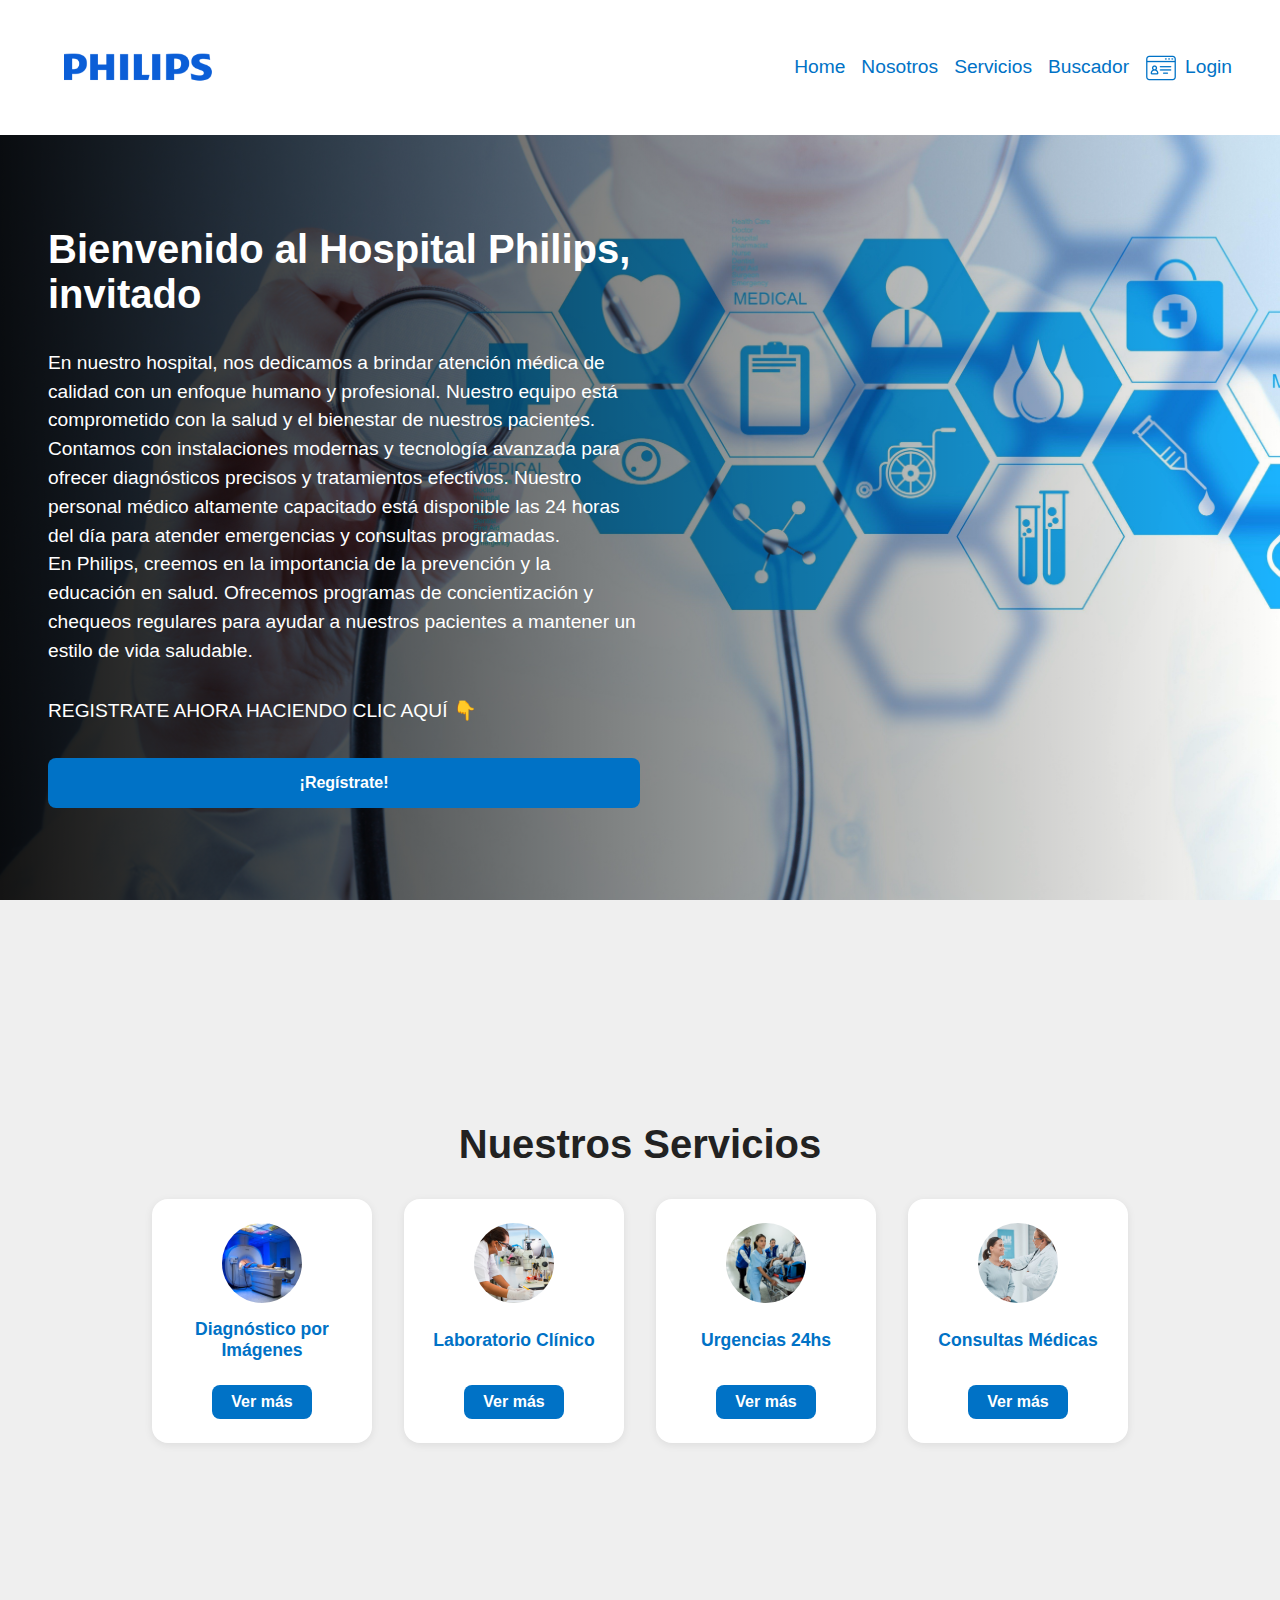
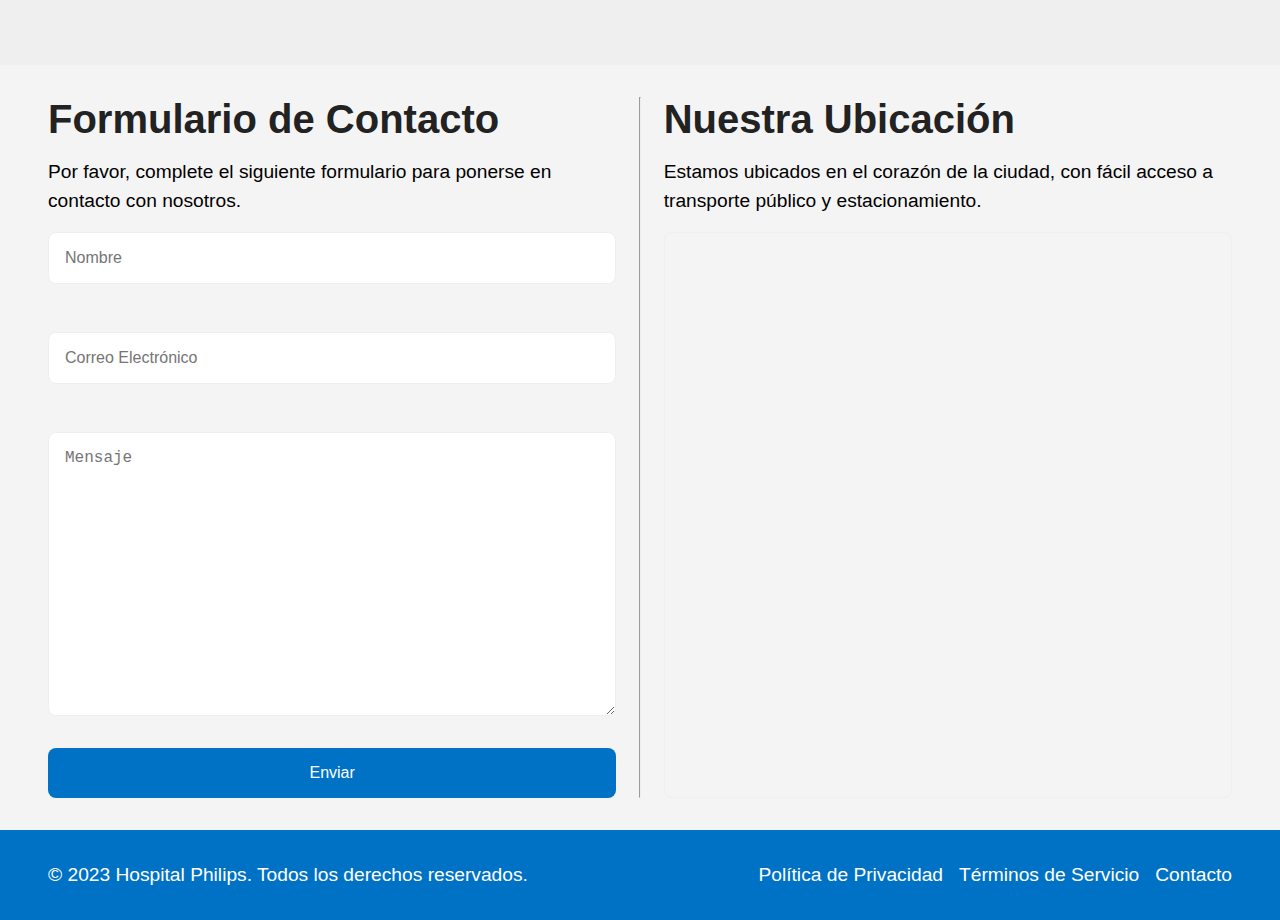
<file: index.html>
<!DOCTYPE html>
<html>
<head>
    <title>Hospital</title>
    <meta charset="UTF-8">
    <meta name="viewport" content="width=device-width, initial-scale=1.0">
    <link rel="stylesheet" href="css/styles.css">
</head>
<body>
    <header>
        <div class="container containerHeader">
            <div class="containerLogo">
                <img src="img/philips.png" alt="Logo">
            </div>
            <nav class="containerNav">
                <ul>
                    <li>
                        <a href="index.html">Home</a>
                    </li>
                    <li>
                        <a href="index.html">Nosotros</a>
                    </li>
                    <li>
                        <a href="index.html#servicios">Servicios</a>
                    </li>
                    <li>
                        <a href="buscador.html#form">Buscador</a>
                    </li>
                    <li class="userLog">
                        <img src="img/acceso.png" alt="Login" class="login-icon">
                        <span id="nombrePaciente"></span>
                    </li>
                </ul>
            </nav>
            <nav class="containerNavResponsive">
                <ul>
                    <li class="buscadorResponsive">
                        <a href="buscador.html#form">
                            <img src="img/reclutamiento.png" alt="Buscar" class="buscar-icon">
                            <span>Buscador</span>
                        </a>
                    </li>
                    <li class="userLogResponsive">
                        <img src="img/acceso.png" alt="Login" class="login-icon">
                        <span id="nombrePaciente"></span>
                    </li>
                </ul>
            </nav>
        </div>
    </header>
    <main>
        <section class="Hero" id="presentacion">
            <div class="container">
                <div class="containerHero">
                    <h1 class="titulo">Bienvenido al Hospital Philips</h1>
                    <p>En nuestro hospital, nos dedicamos a brindar atención médica de calidad con un enfoque humano y profesional. Nuestro equipo está comprometido con la salud y el bienestar de nuestros pacientes.<br>
                    Contamos con instalaciones modernas y tecnología avanzada para ofrecer diagnósticos precisos y tratamientos efectivos. Nuestro personal médico altamente capacitado está disponible las 24 horas del día para atender emergencias y consultas programadas.<br>
                    En Philips, creemos en la importancia de la prevención y la educación en salud. Ofrecemos programas de concientización y chequeos regulares para ayudar a nuestros pacientes a mantener un estilo de vida saludable.
                    <p class="txtRegistro">REGISTRATE AHORA HACIENDO CLIC AQUÍ 👇</p>
                    <a class="btnRegistro" href="registro.html">¡Regístrate!</a>
                </div>
            </div>
        </section>
        <section class="seccionServicios" id="servicios">
            <div class="container">
            <div class="containerServicios">
                <h2>Nuestros Servicios</h2>
                <div class="cardsServicios">
                    <div class="cardServicio">
                        <img src="img/diagnostico-imagenes.jpg" alt="Diagnóstico por Imágenes">
                        <h3>Diagnóstico por Imágenes</h3>
                        <a href="#" class="btnServicio">Ver más</a>
                    </div>
                    <div class="cardServicio">
                        <img src="img/laboratorio.jpg" alt="Laboratorio Clínico">
                        <h3>Laboratorio Clínico</h3>
                        <a href="#" class="btnServicio">Ver más</a>
                    </div>
                    <div class="cardServicio">
                        <img src="img/urgencias.png" alt="Urgencias 24hs">
                        <h3>Urgencias 24hs</h3>
                        <a href="#" class="btnServicio">Ver más</a>
                    </div>
                    <div class="cardServicio">
                        <img src="img/consultas.jpeg" alt="Consultas Médicas">
                        <h3>Consultas Médicas</h3>
                        <a href="#" class="btnServicio">Ver más</a>
                    </div>
                </div>
                </div>
            </div>
        </section>
        <section class="seccionForm" id="form">
            <div class="container">
            <div class="containerSeccionForm">                
                <form id="formulario" action="submit" method="post">
                    <div class="containerForm">
                        <h2>Formulario de Contacto</h2>
                        <p>Por favor, complete el siguiente formulario para ponerse en contacto con nosotros.</p>
                        <input type="text" id="nombre" name="nombre" placeholder="Nombre" required>
                        <span class="error"></span>
                        <input type="email" id="email" name="email" placeholder="Correo Electrónico" required>
                        <span class="error"></span>
                        <textarea id="mensaje" name="mensaje" rows="4" placeholder="Mensaje" required></textarea>
                        <span class="error"></span>
                        <button type="submit">Enviar</button>
                    </div>
                </form>
                <hr>
                <div class="localizacion">
                    <div class="containerLocalizacion">
                        <h2>Nuestra Ubicación</h2>
                        <p>Estamos ubicados en el corazón de la ciudad, con fácil acceso a transporte público y estacionamiento.</p>
                        <div class="mapa">
                            <iframe src="https://www.google.com/maps?q=Philips+Blumenau,+Rua+Gustavo+Zimmermann,+Blumenau,+SC,+Brasil&output=embed"
                                allowfullscreen="" loading="lazy"></iframe>
                        </div>
                    </div>
                </div>
            </div>
            </div>
        </section>
    </main>
    <footer>
        <div class="container">
            <div class="containerFooter">
                <p>&copy; 2023 Hospital Philips. Todos los derechos reservados.</p>
                <ul>
                    <li><a href="#">Política de Privacidad</a></li>
                    <li><a href="#">Términos de Servicio</a></li>
                    <li><a href="#">Contacto</a></li>
                </ul>
            </div>
        </div>
    </footer>
    <script src="js/script.js"></script>
</body>
</html>
</file>
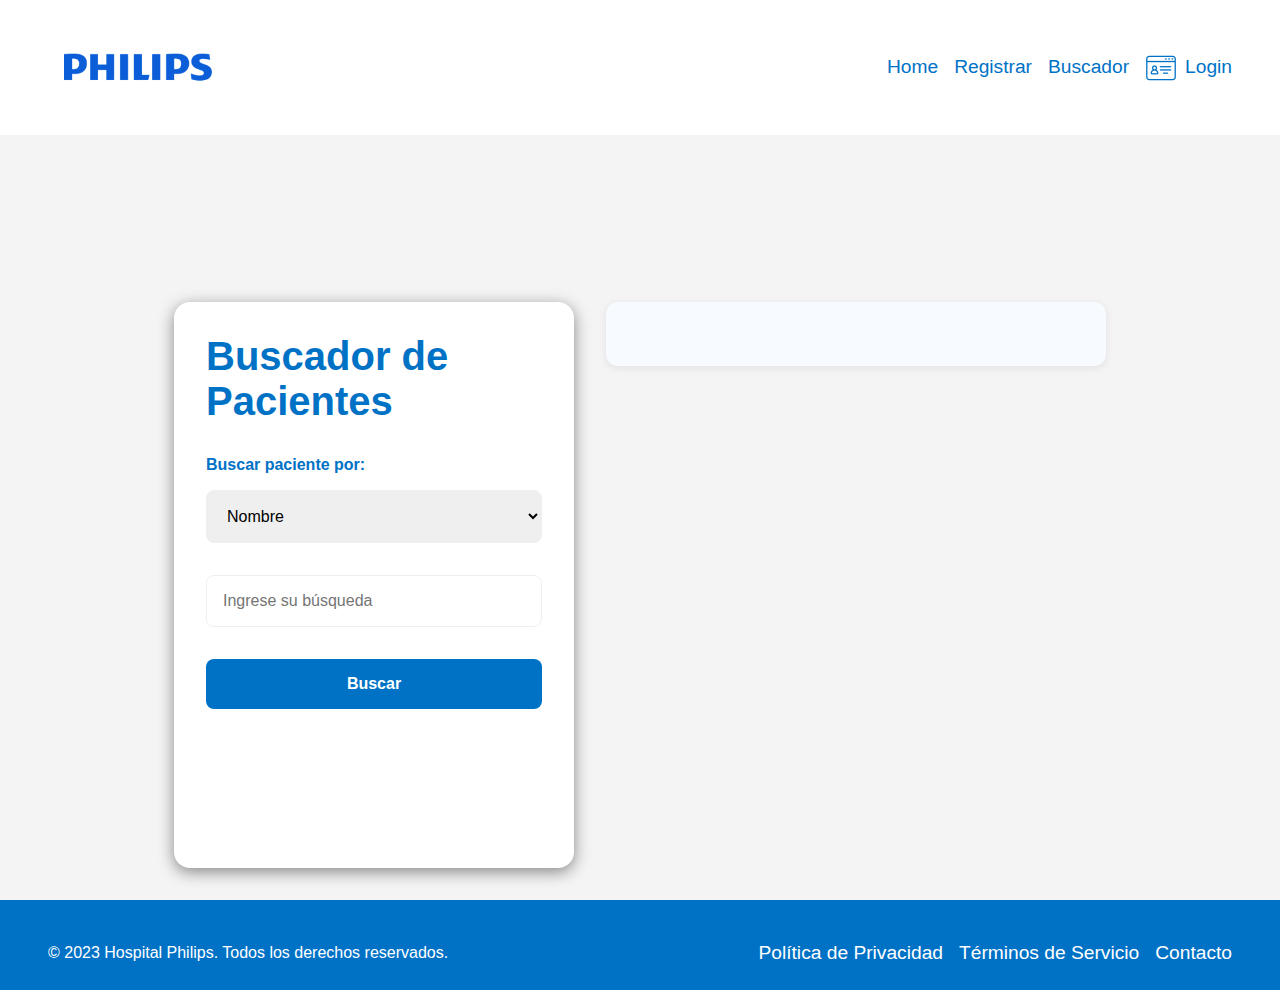
<file: buscador.html>
<!DOCTYPE html>
<html lang="es">
<head>
    <meta charset="UTF-8">
    <meta name="viewport" content="width=device-width, initial-scale=1.0">
    <title>Buscador de Usuarios</title>
    <link rel="stylesheet" href="css/styles.css">
    <link rel="stylesheet" href="css/buscador.css">
</head>
<body>
     <header>
        <div class="container containerHeader">
            <div class="containerLogo">
                <img src="img/philips.png" alt="Logo">
            </div>
            <nav class="containerNav">
                <ul>
                    <li>
                        <a href="index.html">Home</a>
                    </li>
                    <li>
                        <a href="registro.html">Registrar</a>
                    </li>

                    <li>
                        <a href="buscador.html#form">Buscador</a>
                    </li>
                    <li class="userLog">
                        <img src="img/acceso.png" alt="Login" class="login-icon">
                        <span id="nombrePaciente"></span>
                    </li>
                </ul>
            </nav>
            <nav class="containerNavResponsive">
                <ul>
                    <li class="userLogResponsive">
                        <img src="img/acceso.png" alt="Login" class="login-icon">
                        <span id="nombrePaciente"></span>
                    </li>
                </ul>
            </nav>
        </div>
    </header>
    <main>
        <section class="seccionForm" id="form">
            <div class="container">
                <div class="containerSeccionForm">
                    <div class="buscador-flex">
                        <form class="containerForm" id="form-busqueda">
                            <h2>Buscador de Pacientes</h2>
                            <label for="cpf">Buscar paciente por:</label>
                            <select id="option" name="option" class="selectBuscador">
                                <option value="nombre">Nombre</option>
                                <option value="apellido">Apellido</option>
                                <option value="cpf">CPF</option>
                                <option value="convenio">Convenio</option>
                            </select>
                            <input class="inputBuscador" type="text" id="busqueda" name="busqueda" placeholder="Ingrese su búsqueda" required>
                            <button type="submit" class="btnRegistro">Buscar</button>
                        </form>
                        <div id="resultado-usuario" class="resultado-usuario">
                            <!-- ACA MUESTRO LOS PACIENTES ENCONTRADOS -->
                        </div>
                    </div>
                </div>
            </div>
        </section>
    </main>
    <footer>
        <div class="container">
            <div class="containerFooter">
                <span>&copy; 2023 Hospital Philips. Todos los derechos reservados.</span>
                <ul>
                    <li><a href="#">Política de Privacidad</a></li>
                    <li><a href="#">Términos de Servicio</a></li>
                    <li><a href="#">Contacto</a></li>
                </ul>
            </div>
        </div>
    </footer>
    <script src="js/buscador.js"></script>
    <script src="js/script.js"></script>
    <!-- Modal de edición de paciente -->
    <div id="modal-editar" class="modal-editar" style="display:none;">
      <div class="modal-content">
        <h3>Editar paciente</h3>
        <form id="form-editar">
          <div class="form-editar-col">
            <input type="hidden" id="editar-id">
            <label>Nombre:<input type="text" id="editar-nombre" required></label>
            <label>Apellido:<input type="text" id="editar-apellido" required></label>
            <label>CPF:<input type="text" id="editar-cpf" required></label>
            <label>Email:<input type="email" id="editar-email" required></label>
          </div>
          <div class="form-editar-col">
            <label>Teléfono:<input type="text" id="editar-telefono" required></label>
            <label>Dirección:<input type="text" id="editar-direccion" required></label>
            <label>Convenio:<input type="text" id="editar-convenio" required></label>
            <label>Fecha de nacimiento:<input type="text" id="editar-nacimiento" required></label>
          </div>
          <div class="modal-acciones">
            <button type="submit" class="btnRegistro">Guardar</button>
            <button type="button" id="cerrar-modal" class="btn-borrar">Cancelar</button>
          </div>
        </form>
      </div>
    </div>
</body>
</file>
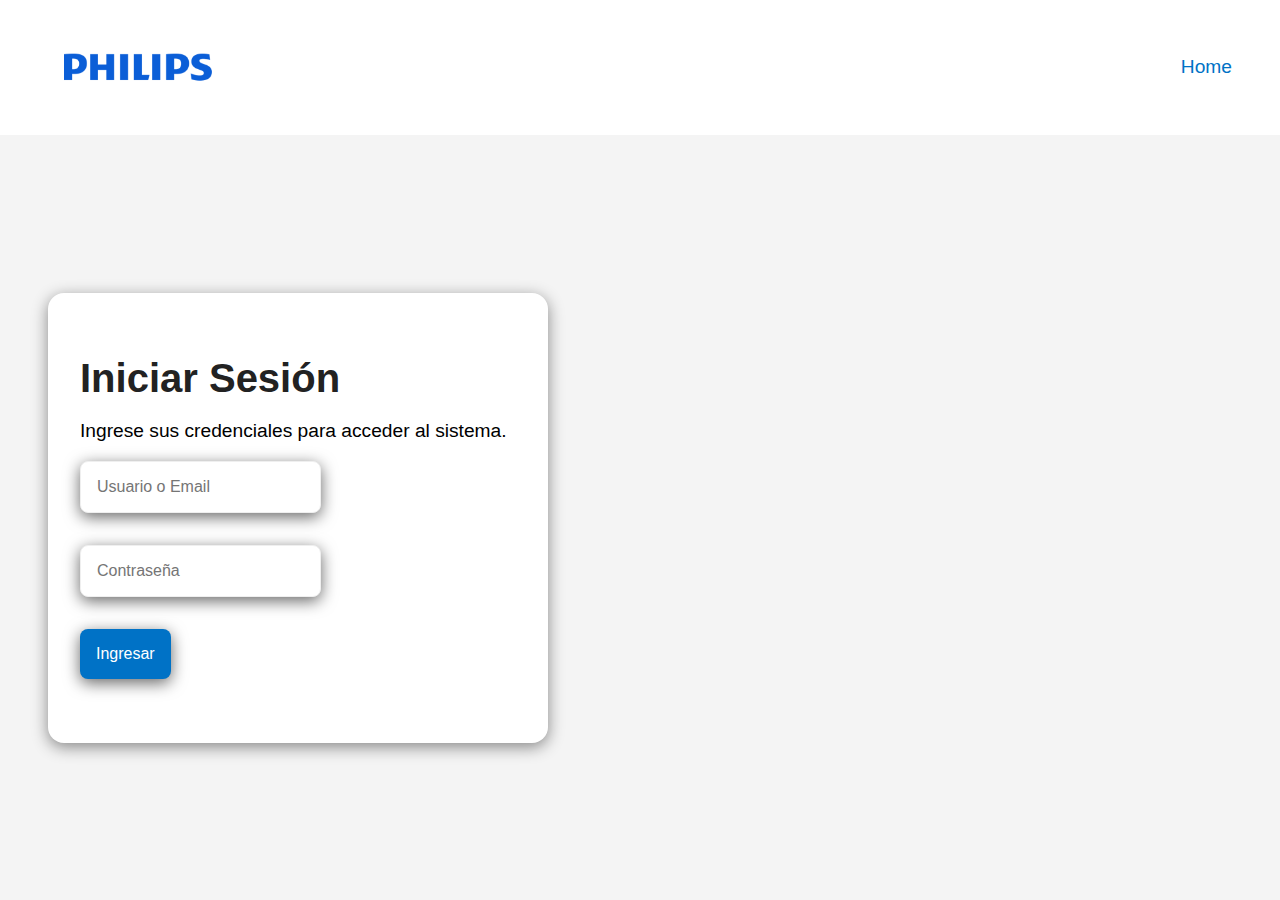
<file: login.html>
<!DOCTYPE html>
<html lang="es">
<head>
    <meta charset="UTF-8">
    <title>Login - Hospital Philips</title>
    <meta name="viewport" content="width=device-width, initial-scale=1.0">
    <link rel="stylesheet" href="css/styles.css">
    <link rel="stylesheet" href="css/login.css">
</head>
<body>
    <header>
        <div class="container containerHeader">
            <div class="containerLogo">
                <img src="img/philips.png" alt="Logo">
            </div>
            <nav class="containerNav">
                <ul>
                    <li><a href="index.html">Home</a></li>
                </ul>
            </nav>
        </div>
    </header>
    <main>
        <section class="seccionForm" id="login">
            <div class="container">
                <form class="login-form-container">
                    <div class="containerForm">
                        <h2>Iniciar Sesión</h2>
                        <p>Ingrese sus credenciales para acceder al sistema.</p>
                        <input id="usuario" type="text" name="usuario" placeholder="Usuario o Email" required>
                        <input id="contraseña" type="password" name="contraseña" placeholder="Contraseña" required>
                        <span class="error" style="color: red; display: none;"></span>
                        <button type="submit">Ingresar</button>
                    </div>
                </form>
            </div>
        </section>
    </main>
    <script src="js/login.js"></script>
</body>
</html>
</file>
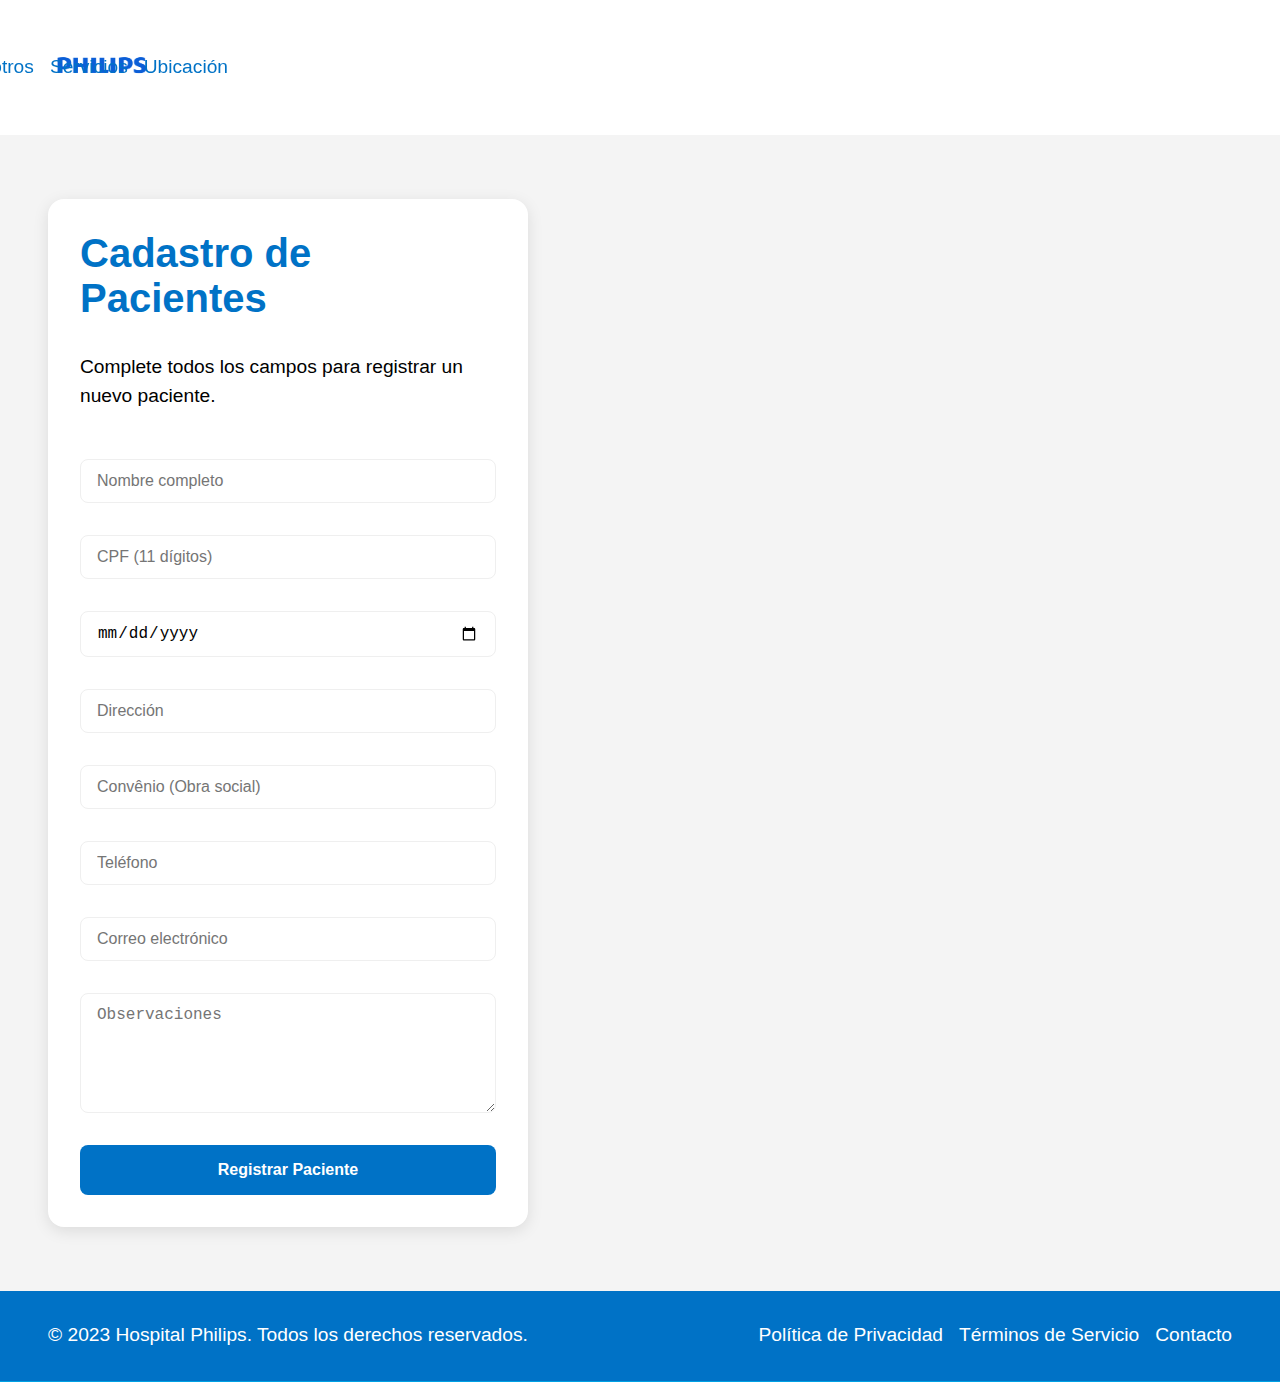
<file: registro.html>
<!DOCTYPE html>
<html lang="es">
<head>
  <meta charset="UTF-8">
  <title>Cadastro de Pacientes - Hospital Philips</title>
  <meta name="viewport" content="width=device-width, initial-scale=1.0">
  <!-- Enlaza tu CSS externo -->
  <link rel="stylesheet" href="css/styles.css">
</head>
<body>
  <!-- HEADER: solo markup, sin CSS incrustado -->
  <header>
    <div class="container containerHeader">
      <div class="containerLogo">
                <a href="index.html"><img src="img/philips.png" alt="Logo"></a>
      <nav class="containerNav">
        <ul>
          <li><a href="index.html">Home</a></li>
          <li><a href="index.html#presentacion">Nosotros</a></li>
          <li><a href="index.html#servicios">Servicios</a></li>
          <li><a href="index.html#form">Ubicación</a></li>
        </ul>
      </nav>
            <a href="index.html" class="buttonResponsive"><img src="img/hacia-atras.png" alt="Volver"></a>

    </div>
  </header>

  <main>
    <section id="cadastro" style="height:auto !important;">
      <div class="container">
        <form>
          <div class="containerForm">
            <h2>Cadastro de Pacientes</h2>
            <p>Complete todos los campos para registrar un nuevo paciente.</p>
            <input type="text" name="nombre" placeholder="Nombre completo" required>
            <input type="text" name="cpf" placeholder="CPF (11 dígitos)" required pattern="\d{11}" maxlength="11">
            <input type="date" name="nacimiento" required>
            <input type="text" name="endereco" placeholder="Dirección" required>
            <input type="text" name="convenio" placeholder="Convênio (Obra social)" required>
            <input type="tel" name="telefono" placeholder="Teléfono" required pattern="\d{10,11}">
            <input type="email" name="email" placeholder="Correo electrónico" required>
            <textarea name="observaciones" rows="3" placeholder="Observaciones"></textarea>
            <button type="submit" class="btnRegistro">Registrar Paciente</button>
          </div>
        </form>
      </div>
    </section>
  </main>
    <footer>
    <div class="container containerFooter">
      <p>&copy; 2023 Hospital Philips. Todos los derechos reservados.</p>
      <ul>
        <li><a href="#">Política de Privacidad</a></li>
        <li><a href="#">Términos de Servicio</a></li>
        <li><a href="#">Contacto</a></li>
      </ul>
    </div>
  </footer>
</body>
</html>
</file>
<file: css/styles.css>
:root {
  --azul-philips: #0072c6;
  --azul-claro: #00a1e4;
  --gris-claro: #f4f4f4;
  --gris-medio:rgb(239, 239, 239);
  --blanco: #ffffff;
  --negro-texto: #222222;
}
h2 {
    font-size: 2.5rem;
    color: var(--negro-texto);
}

p, ul {
    font-size: 1.2rem;
    line-height: 1.5;
}


* {
  margin: 0;
  padding: 0;
  box-sizing: border-box;
  list-style: none;
}

body {
    min-height: 100vh;
    width: 100vw;
    overflow-x: hidden;
    background-color: var(--azul-claro);
    font-family: 'Arial', sans-serif;
}


.container {
    margin: 0 auto;
    padding-left: 3rem;
    padding-right: 3rem;
    width: 100%;
    height:100%;
    box-sizing: border-box;
}
/*HEADER*/

header {
    width: 100%;
    height: 15vh;
    background-color: var(--blanco);
    color: var(--blanco);
    display: flex;
    align-items: center;
    position: fixed;
    z-index: 10;
}

.containerHeader {
    width:100%;
    height: 100%;
    display: flex;
    justify-content: space-between;
    align-items: center;

}



.containerLogo {
    min-width:10vh;
    max-width: 20vh;
    height: 100%;
    display: flex;
    align-items: center;
}

.containerLogo img {
    max-width: 100%;
    height: auto;

}

.containerNav {
    width: 40%;
    height: 100%;
    display: flex;
    justify-content: flex-end;
}   

.containerNav ul {
    display: flex;
    flex-direction: row;
    justify-content: flex-end;
    align-items: center;
    gap:1rem;
}



.containerNav a {
    position: relative;
    text-decoration: none;
    color: var(--azul-philips)!important;
    transition: color 0.2s;
}

.containerNav a::after {
    content: "";
    position: absolute;
    left: 0;
    bottom: -2px;
    width: 100%;
    height: 2px;
    background: var(--azul-philips);
    transform: scaleX(0);
    transform-origin: left;
    transition: transform 0.3s;
}

.containerNav a:hover::after {
    transform: scaleX(1);
}

.userLog {
    display: flex;
    align-items: center;
    gap: 0.5rem;
    color: var(--azul-philips);
    cursor: pointer;
    transition: transform 0.2s;
}

.userLog:hover {
    transform: scale(1.05);
}

/*MAIN*/
main {
    width: 100%;
    min-height: 75vh;
    background-color: var(--azul-claro);
    padding-top: 15vh;
}

main section {
    height: 85vh!important;
}


/* HERO */

.Hero {
    width: 100%;
    background-image: url('../img/hero.jpg');
    background-size: cover;
    position: relative;
    display: flex;
    align-items: center;
}

.Hero::before {
    content: "";
    position: absolute;
    top: 0; left: 0; right: 0; bottom: 0;
    background: linear-gradient(to right, rgba(0, 0, 0, 0.92), rgba(0, 0, 0, 0)); /* Overlay oscuro */
    z-index: 1;
    border-radius: inherit;
}

.containerHero {
    position: relative;
    z-index: 2;
    width: 50%;
    height: 100%;
    display: flex;
    flex-direction: column;
    justify-content: center;
    align-items: flex-start;
    gap: 2rem;
    color: var(--blanco);
    }
.Hero h1 {
    font-size: 2.5rem;
}

.Hero a {
    width: 100%;
    padding: 1rem;
    background-color: var(--azul-philips);
    color: var(--blanco);
    border: none;
    border-radius: 0.5rem;
    font-size: 1rem;
    cursor: pointer;
    transition: background 0.3s;
    display:flex;
    align-items: center;
    justify-content: center;
    text-decoration: none;
}

.Hero a:hover {
    background-color: var(--azul-claro);
}






/* SERVICIOS */

.seccionServicios {
    width: 100%;
    height: 75vh;
    background-color: var(--gris-medio);
    display: flex;
    flex-direction: column;
    justify-content: center;
    align-items: center;
}

.containerServicios {
    width: 100%;
    height: 100%;
    display: flex;
    flex-direction: column;
    align-items: center;
    justify-content: center;
    gap: 2rem;
}

.cardsServicios {
    display: flex;
    gap: 2rem;
    justify-content: center;
    flex-wrap: wrap;
}

.cardServicio {
    background: var(--blanco);
    border-radius: 1rem;
    box-shadow: 0 2px 8px rgba(0,0,0,0.08);
    width: 220px;
    display: flex;
    flex-direction: column;
    justify-content: space-between;
    align-items: center;
    padding: 1.5rem 1rem;
    text-align: center;
    transition: transform 0.2s;
}

.cardServicio:hover {
    transform: translateY(-8px) scale(1.03);
    box-shadow: 0 4px 16px rgba(0,0,0,0.12);
}

.cardServicio img {
    width: 80px;
    height: 80px;
    object-fit: cover;
    border-radius: 50%;
    margin-bottom: 1rem;
}

.cardServicio h3 {
    margin-bottom: 1rem;
    color: var(--azul-philips);
    font-size: 1.1rem;
}

.btnServicio {
    display: inline-block;
    padding: 0.5rem 1.2rem;
    background: var(--azul-philips);
    color: var(--blanco);
    border: none;
    border-radius: 0.5rem;
    text-decoration: none;
    font-weight: bold;
    margin-top: 0.5rem;
    transition: background 0.2s;
}

.btnServicio:hover {
    background: var(--azul-claro);
}



/* FORMULARIO */

.seccionForm {
    width: 100%;
    min-height: 85vh!important;
    background-color: var(--gris-claro);
    display: flex;
    flex-direction: row;
    justify-content: space-between;
    align-items: flex-start; 
    gap: 2rem;
}

hr {
hr {
    height: 80%;
    width: 2px;
    background-color: var(--azul-philips);
    border: none;
    align-self: center;
    min-height: 50px;
    display: block;
}
}
form,
.localizacion {
    width: 48%;
    height: 100%;
    display: flex;
    flex-direction: column;
    justify-content: flex-start;
    align-items: stretch;
}

.seccionForm .container {
    display:flex
}

.containerSeccionForm {
    display:flex;
    justify-content: space-between;
    width: 100%;
    height:100%;
    padding: 2rem 0;
}
.containerForm,
.containerLocalizacion {
    width: 100%;
    height: 100%;
    display: flex;
    flex-direction: column;
    justify-content: flex-start;
    align-items: flex-start; 
    gap: 1rem;
}

.containerForm input {
    width: 100%;
    padding: 1rem;
    border: 1px solid var(--gris-medio);
    border-radius: 0.5rem;
    font-size: 1rem;
    margin-bottom: 1rem;
}

.containerForm textarea {
    width: 100%;
    padding: 1rem;
    border: 1px solid var(--gris-medio);
    border-radius: 0.5rem;
    font-size: 1rem;
    flex: 1 1 auto;
    min-height: 120px;
    resize: vertical;
}

button[type="submit"] {
    width: 100%;
    padding: 1rem;
    background-color: var(--azul-philips);
    color: var(--blanco);
    border: none;
    border-radius: 0.5rem;
    font-size: 1rem;
    cursor: pointer;
    transition: background 0.3s;
}

button[type="submit"]:hover {
    background-color: var(--azul-claro);
}

.mapa {
    width: 100%;
    height: 100%;
    border: 1px solid var(--gris-medio);
    border-radius: 0.5rem;
    overflow: hidden;
        border-radius: 0.5rem;

}

iframe {
    width: 100%;
    height: 100%;
    border: none;
}

 /* FOOTER */
footer {
    width: 100%;
    height: 10vh;
    background-color: var(--azul-philips);
        color: var(--blanco)
}

.containerFooter {
    width: 100%;
    height: 100%;
    display: flex;
    flex-direction: row;
    align-items: center;
    justify-content: space-between;
}

.containerFooter ul {
    display: flex;
    gap: 1rem;
}

footer a {
    text-decoration: none;
        color: var(--blanco)!important;

}

/*  REGISTRO DE PACIENTES  */

#cadastro {
  padding: 4rem 0;
  background-color: var(--gris-claro);
  display: flex;
  justify-content: center;
}

#cadastro .containerForm {
  background: var(--blanco);
  padding: 2rem;
  border-radius: 1rem;
  box-shadow: 0 4px 16px rgba(0,0,0,0.1);
  width: 100%;
  max-width: 480px;
}

#cadastro .containerForm h2 {
  margin-bottom: 1rem;
  color: var(--azul-philips);
}

#cadastro .containerForm p {
  margin-bottom: 2rem;
}

#cadastro .containerForm input,
#cadastro .containerForm textarea {
  margin-bottom: 1rem;
  padding: 0.75rem 1rem;
  border: 1px solid var(--gris-medio);
  border-radius: 0.5rem;
  font-size: 1rem;
}

#cadastro .containerForm input:focus,
#cadastro .containerForm textarea:focus {
  outline: none;
  border-color: var(--azul-philips);
  box-shadow: 0 0 0 2px rgba(0,114,198,0.2);
}

.btnRegistro {
  display: block;
  width: 100%;
  padding: 1rem;
  background-color: var(--azul-philips);
  color: var(--blanco);
  font-size: 1.1rem;
  font-weight: bold;
  text-align: center;
  border: none;
  border-radius: 0.5rem;
  cursor: pointer;
  transition: background 0.3s, transform 0.2s;
}

.btnRegistro:hover {
  background-color: var(--azul-claro);
  transform: translateY(-2px);
}

#cadastro {
  padding: 4rem 0;
  background-color: var(--gris-claro);
  display: flex;
  justify-content: center;
}

#cadastro .containerForm {
  background: var(--blanco);
  padding: 2rem;
  border-radius: 1rem;
  box-shadow: 0 4px 16px rgba(0,0,0,0.1);
  width: 100%;
  max-width: 480px;
  display: flex;
  flex-direction: column;
  gap: 1rem;
}

.buttonResponsive {
    display: none;
}

.buttonResponsive img {
    height: 3.5rem;
    width: auto;
}

.menuResponsive {
    display: none;
}

.containerNavResponsive {
    display: none;
   
}

/* RESPONSIVE  */

@media (max-width: 768px) {

  footer {
    height: auto;
  }

  footer .container {
    padding: 0!important;
  }


  .containerFooter {
    flex-direction: column;
    align-items: center;
    gap: 1rem;
    height: auto;
    padding: 0!important;
  }

  footer ul {
    flex-direction: column;
    align-items: center;
    gap: 0.5rem;
  }

  .containerNavResponsive {
    display: flex;
  }

  .containerNavResponsive ul {
    display: flex;
    flex-direction: row;
    gap: 1rem;
  }

  .userLogResponsive {
    display: flex;
    align-items: center;
    gap: 0.5rem;
    color: var(--azul-philips);
    cursor: pointer;
    transition: transform 0.2s;
  }

  .buscadorResponsive {
    display: flex;
    align-items: center;
    gap: 0.5rem;
    color: var(--azul-philips);
    cursor: pointer;
    transition: transform 0.2s;
  }

  .buscadorResponsive a {
    display: flex;
    align-items: center;
    gap: 0.5rem;
    text-decoration: none;
    color: var(--azul-philips);
  }



  .buttonResponsive {
    display: inline-block;

  }

  .containerNav {
    display: none;
  }
  
  header {
    height: auto;
    padding: 1rem;
  }
  .containerHeader {
    
    gap: 1rem;
  }

  .Hero {
    flex-direction: column;
    padding: 2rem 1rem;
    height: auto !important;
  }
  .containerHero {
    width: 100%;
    text-align: center;
    align-items: center;
  }

  .seccionServicios {
    padding: 2rem 1rem;
    height: auto !important;
  }
  .cardsServicios {
    flex-direction: column;
    align-items: center;
    gap: 1.5rem;
  }
  .cardServicio {
    width: 100%;
    max-width: 320px;

  }

  .seccionForm,
  #cadastro {
    flex-direction: column;
    padding: 2rem 1rem;
    height: auto !important;
  }

.seccionForm .containerSeccionForm {
    flex-direction: column;
    gap: 1rem;
  }

  .containerForm,
  form,
  .localizacion {
    width: 100%;
  }
  #cadastro .containerForm {
    box-shadow: none;
    padding: 1rem;
  }

  footer  {
    height: auto;
    padding: 3rem;
    flex-direction: column;
    align-items: center;
  }

  footer .containerFooter {
    flex-direction: column;
    text-align: center;
    gap: 1rem;
    height: auto;
    padding: 1rem;
  }

  h1 { font-size: 1.75rem; }
  h2 { font-size: 1.5rem; }
  p, input, textarea, .btnHero, .btnRegistro {
    font-size: 1rem;
  }
  input, textarea, .btnHero, .btnRegistro {
    width: 100%;
    margin-bottom: 0.75rem;
    padding: 0.75rem;
  }


  
}
</file>
<file: css/buscador.css>
body {
    background-color: var(--gris-claro); 
    font-family: 'Arial', sans-serif;
}

.seccionForm {
    width: 100%;
    min-height: 75vh;
    background-color: var(--gris-claro);
    display: flex;
    flex-direction: row;
    justify-content: center;
    align-items: flex-start;
    gap: 2rem;
    padding-top: 15vh;
}

.containerSeccionForm {
    display: flex;
    justify-content: center;
    width: 100%;
    gap: 2rem;
}

/* Flex principal para formulario y resultados */
.buscador-flex {
    display: flex;
    flex-direction: row;
    gap: 2rem;
    align-items: flex-start;
    justify-content: center;
    width: 100%;
}

.containerForm {
    background: var(--blanco);
    padding: 2rem;
    border-radius: 1rem;
    box-shadow: 0 4px 16px rgba(0, 0, 0, 0.45);    width: 100%;
    max-width: 400px;
    display: flex;
    flex-direction: column;
    gap: 1rem;
    min-width: 320px;
}

.containerForm h2 {
    margin-bottom: 1rem;
    color: var(--azul-philips);
}

.containerForm label {
    font-weight: bold;
    color: var(--azul-philips);
}

.containerForm select {
    width: 100%;
    padding: 1rem;
    border: 1px solid var(--gris-medio);
    border-radius: 0.5rem;
    font-size: 1rem;
    margin-bottom: 1rem;
}

.containerForm input {
    width: 100%;
    padding: 1rem;
    border: 1px solid var(--gris-medio);
    border-radius: 0.5rem;
    font-size: 1rem;
    margin-bottom: 1rem;
}

.btnRegistro {
    display: block;
    width: 100%;
    padding: 1rem;
    background-color: var(--azul-philips);
    color: var(--blanco);
    font-size: 1.1rem;
    font-weight: bold;
    text-align: center;
    border: none;
    border-radius: 0.5rem;
    cursor: pointer;
    
    transition: background 0.3s, transform 0.2s;
}

.btnRegistro:hover {
    background-color: var(--azul-claro);
    transform: translateY(-2px);
}

.resultado-usuario {
    width: 100%;
    background: #f4f4f4;
    border-radius: 0.5rem;
    padding: 1rem;
    min-height: 60px;
    font-size: 1rem;
    color: #222;
    margin-top: 1rem;
    flex: 1;
    max-width: 500px;
    background: #f7faff;
    border-radius: 12px;
    box-shadow: 0 2px 8px rgba(0,0,0,0.08);
    padding: 2rem 1.5rem;
    margin-top: 0;
    overflow-y: auto;
    max-height: 500px;
}

.card-paciente {
    background: #fff;
    border: 1px solid #e0e7ef;
    border-radius: 8px;
    margin-bottom: 1.5rem;
    padding: 1rem 1.2rem;
    box-shadow: 0 1px 4px rgba(0,0,0,0.04);
}

.label {
    color: #0070c9;
    font-weight: 600;
}

body.buscador-flex-body {
    min-height: 100vh;
    height: 100vh;
    display: flex;
    flex-direction: column;
    background: var(--gris-claro);
    overflow-x: hidden;
}

.buscador-flex-main {
    flex: 1 0 auto;
    display: flex;
    flex-direction: column;
    justify-content: center;
    background: transparent;
    min-height: 0;
}

footer {
    flex-shrink: 0;
    width: 100vw;
    left: 0;
    right: 0;
    background: var(--azul-philips);
    color: var(--blanco);
    margin: 0;
    padding: 2rem 0 1rem 0 !important;
    position: relative;
    box-sizing: border-box;
}

html {
    height: 100%;
    background: var(--gris-claro); 

.containerFooter {
    margin: 0 auto;
    width: 100%;
    box-sizing: border-box;
}

@media (max-width: 768px) {
    body.buscador-flex-body {
        min-height: 100vh;
    }
    .buscador-flex-main {
        flex: 1 0 auto;
        display: flex;
        flex-direction: column;
        justify-content: flex-start;
        background: var(--gris-claro);
        min-height: calc(100vh - 15vh - 120px); 
    }
    .seccionForm {
        flex-direction: column;
        padding: 2rem 1rem;
        min-height: auto;
        background: var(--gris-claro);
    }
    .containerSeccionForm {
        flex-direction: column;
        gap: 1rem;
        max-width: 100%;
    }
    .containerForm {
        padding: 1rem;
        max-width: 100%;
    }
    .containerFooter {
        padding: 0 1rem !important;
    }
    footer {
        padding: 1.5rem 0 1rem 0 !important;
    }
}

@media (max-width: 900px) {
    .buscador-flex {
        flex-direction: column;
        gap: 1.5rem;
        align-items: stretch;
    }
    .resultado-usuario, .containerForm {
        max-width: 100%;
        min-width: 0;
    }
}

.acciones-paciente {
    display: flex;
    gap: 1rem;
    margin-top: 1.2rem;
}

.btn-editar, .btn-borrar {
    padding: 0.5rem 1.2rem;
    border: none;
    border-radius: 6px;
    font-size: 1rem;
    font-weight: 600;
    cursor: pointer;
    transition: background 0.2s, color 0.2s;
}

.btn-editar {
    background: #eaf6ff;
    color: #0070c9;
    border: 1px solid #b3d8f7;
}
.btn-editar:hover {
    background: #cce6ff;
    color: #005fa3;
}

.btn-borrar {
    background: #ffeaea;
    color: #d32f2f;
    border: 1px solid #f7b3b3;
}
.btn-borrar:hover {
    background: #ffd6d6;
    color: #b71c1c;
}

.modal-editar {
  position: fixed;
  top: 0; left: 0; width: 100vw; height: 100vh;
  background: rgba(0,0,0,0.4);
  display: flex;
  align-items: center;
  justify-content: center;
  z-index: 9999;
}
.modal-content {
  background: var(--blanco);
  padding: 2rem 2.5rem;
  border-radius: 1rem;
  min-width: 340px;
  max-width: 600px;
  box-shadow: 0 4px 16px rgba(0, 0, 0, 0.18);
  display: flex;
  flex-direction: column;
  align-items: center;
  gap: 1.2rem;
}
#form-editar {
  display: flex;
  flex-direction: row;
  gap: 2rem;
  width: 100%;
  justify-content: center;
  align-items: flex-start;
  flex-wrap: wrap;
}
.form-editar-col {
  flex: 1 1 0;
  min-width: 0;
  display: flex;
  flex-direction: column;
  gap: 0.5rem;
}
.modal-content h3 {
  margin-top: 0;
  margin-bottom: 1.2rem;
  font-size: 1.4rem;
  color: var(--azul-philips);
  font-weight: bold;
}
.modal-content label {
  font-weight: bold;
  color: var(--azul-philips);
  margin-bottom: 0.3rem;
  font-size: 1rem;
}
.modal-content input {
  width: 100%;
  padding: 1rem;
  border: 1px solid var(--gris-medio);
  border-radius: 0.5rem;
  font-size: 1rem;
  margin-bottom: 1rem;
  background: #f7faff;
  transition: border 0.2s;
}
.modal-content input:focus {
  border: 1.5px solid var(--azul-philips);
  outline: none;
  background: #fff;
}
.modal-acciones {
  display: flex;
  gap: 1.2rem;
  margin-top: 0.5rem;
  justify-content: flex-end;
  width: 100%;
  flex-direction: row;
  align-items: center;
  position: relative;
  grid-column: 1 / -1;
}
.modal-content button, .modal-content .btnRegistro, .modal-content .btn-borrar {
  width: auto !important;
  min-width: 110px;
  font-size: 1rem;
  padding: 0.7rem 1.5rem;
  border-radius: 8px;
  box-shadow: none;
  margin: 0;
  display: inline-block;
}
@media (max-width: 700px) {
  .modal-content {
    min-width: 90vw;
    max-width: 98vw;
    padding: 1.2rem 0.5rem 1rem 0.5rem;
  }
  #form-editar {
    flex-direction: column;
    gap: 0.5rem;
  }
  .modal-acciones {
    flex-direction: column;
    align-items: stretch;
    gap: 0.7rem;
  }
}
</file>
<file: css/login.css>
.seccionForm#login {
    min-height: 85vh;
    display: flex;
    align-items: center;
    justify-content: center;
}

.seccionForm#login .container {
    display: flex;
    align-items: center;
}

.login-form-container {
    max-width: 500px;
    width: 100%;
    height: 50vh;
    background-color: var(--blanco);
    padding: 2rem;
    border-radius: 1rem;
    box-shadow: 0 4px 16px rgba(0, 0, 0, 0.45);
}

.containerForm {
    display: flex;
    flex-direction: column;
    justify-content: center;
    align-items: flex-start;
    gap: 1rem;
}

.login-form-container input,
.login-form-container button {
    width: auto;
            box-shadow: 0 4px 16px rgba(0, 0, 0, 0.6);

}

@media (max-width: 768px) {
    .containerNav {
        display: none;  
    }
}
</file>
